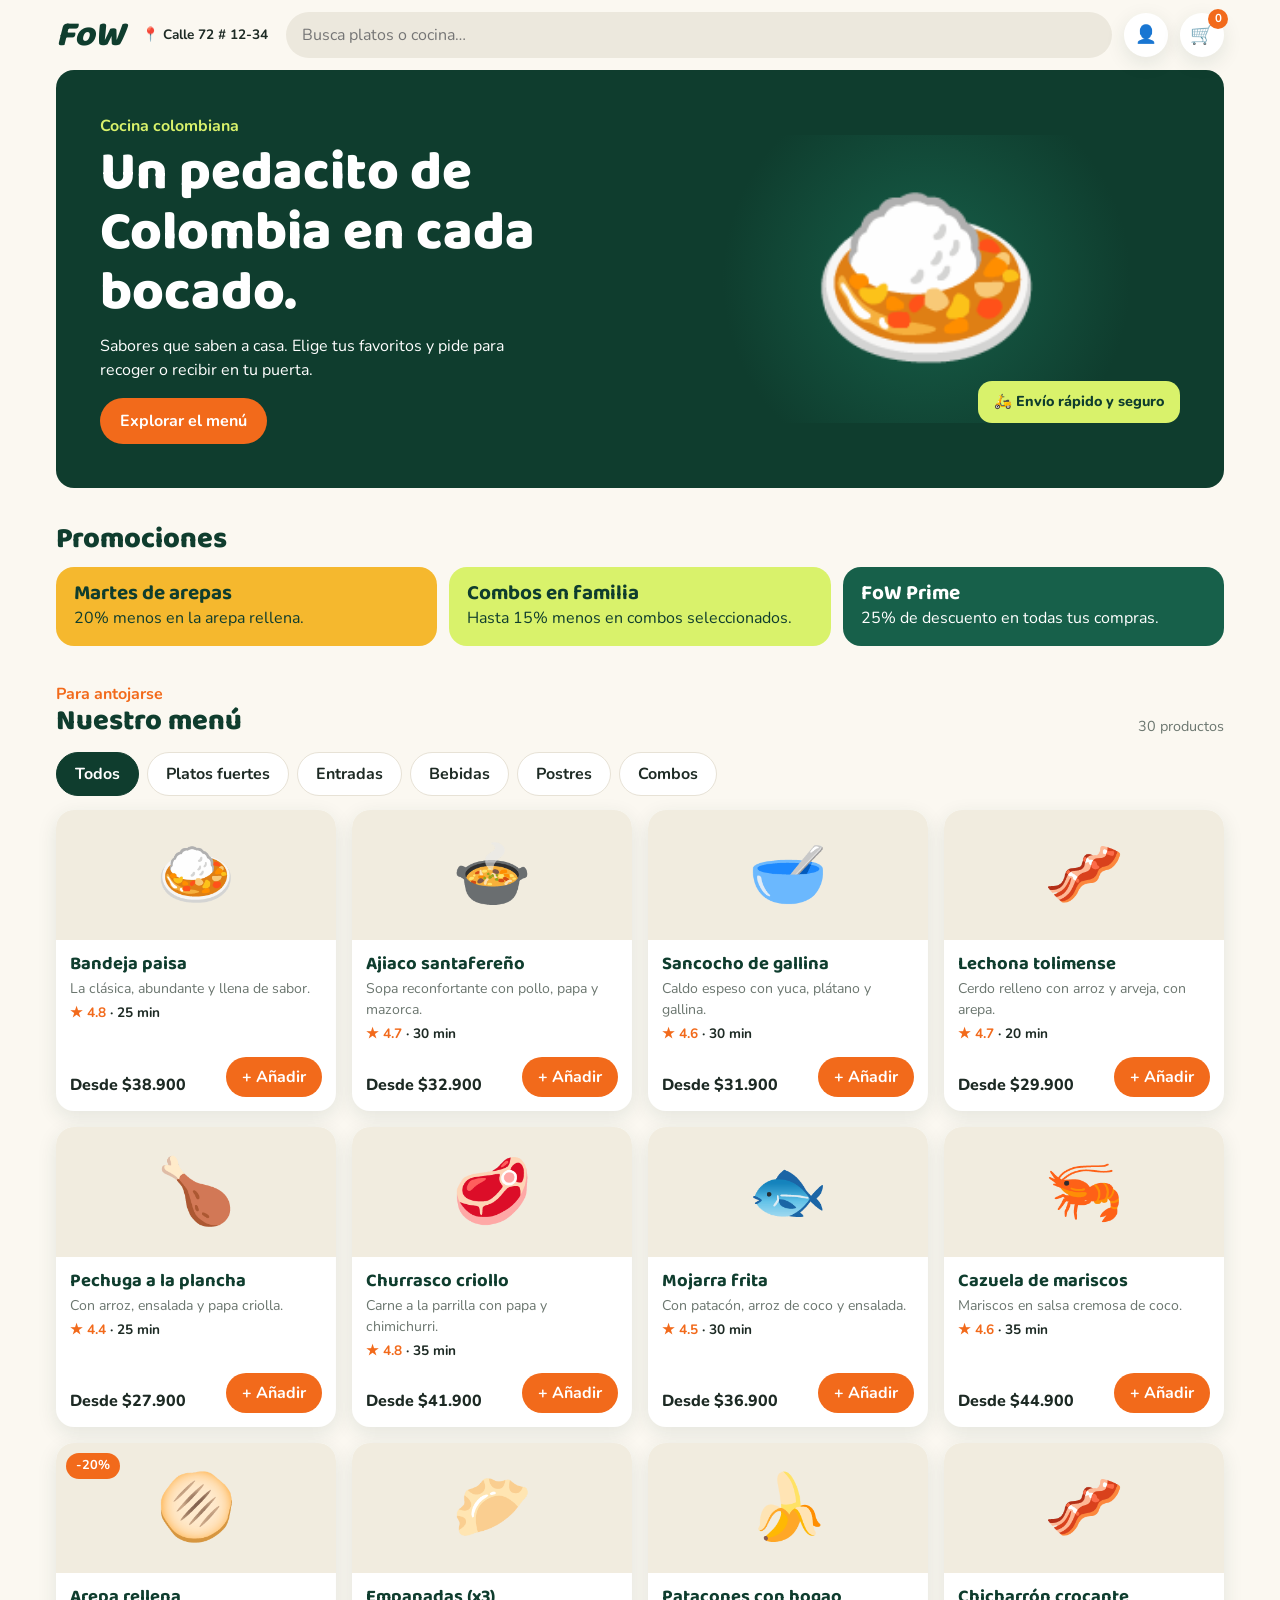
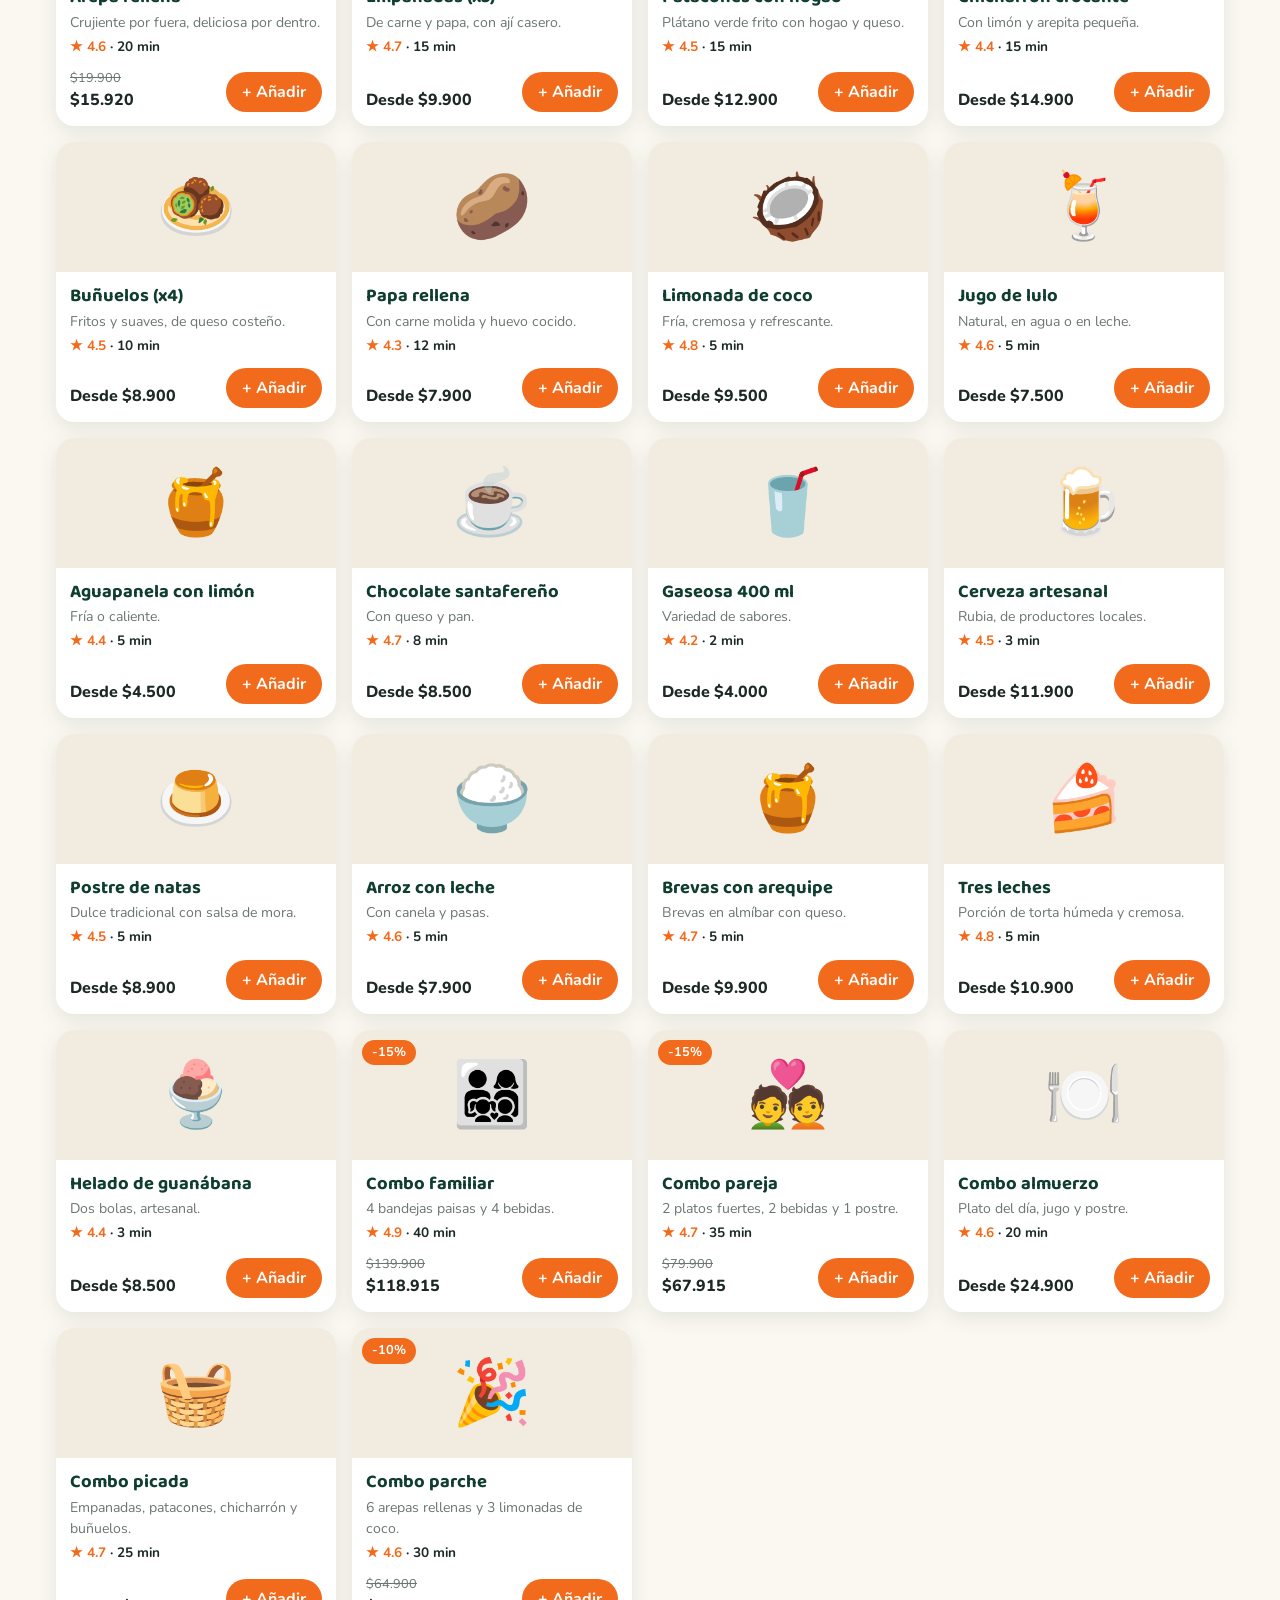
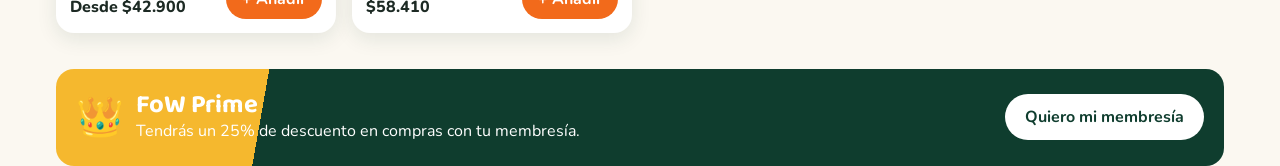
<file: index.html>
<!DOCTYPE html>
<html lang="es">
<head>
<meta charset="UTF-8">
<meta name="viewport" content="width=device-width, initial-scale=1">
<title>FoW – Food on Wheels</title>
<link rel="preconnect" href="https://fonts.googleapis.com">
<link rel="preconnect" href="https://fonts.gstatic.com" crossorigin>
<link href="https://fonts.googleapis.com/css2?family=Baloo+2:wght@600;800&family=Nunito:wght@400;600;700&display=swap" rel="stylesheet">
<link rel="stylesheet" href="css/cliente.css">
</head>
<body>

<header class="top">
  <a href="#inicio" class="logo">FoW</a>
  <button class="dir" type="button" aria-label="Dirección de entrega">📍 Calle 72 # 12-34</button>
  <label class="buscador">
    <span class="sr">Buscar</span>
    <input type="search" id="buscar" placeholder="Busca platos o cocina…">
  </label>
  <button class="btn-icono" id="btnCuenta" type="button" aria-label="Mi cuenta">👤</button>
  <button class="btn-icono" id="btnCarrito" type="button" aria-label="Abrir carrito">🛒<span class="burbuja" id="contador">0</span></button>
</header>

<main id="inicio">
  <section class="hero">
    <div class="hero-texto">
      <p class="hero-etiqueta">Cocina colombiana</p>
      <h1>Un pedacito de Colombia en cada bocado.</h1>
      <p>Sabores que saben a casa. Elige tus favoritos y pide para recoger o recibir en tu puerta.</p>
      <a class="btn btn-naranja" href="#menu">Explorar el menú</a>
    </div>
    <div class="hero-plato" aria-hidden="true">🍛<span class="sello">🛵 Envío rápido y seguro</span></div>
  </section>

  <section class="promos" id="promos" aria-labelledby="t-promos">
    <h2 id="t-promos">Promociones</h2>
    <div class="promos-lista" id="listaPromos"></div>
  </section>

  <section class="menu" id="menu" aria-labelledby="t-menu">
    <div class="menu-cab">
      <div>
        <p class="etiqueta-naranja">Para antojarse</p>
        <h2 id="t-menu">Nuestro menú</h2>
      </div>
      <p class="menu-info" id="infoResultados"></p>
    </div>
    <nav class="categorias" id="categorias" aria-label="Categorías"></nav>
    <div class="grilla" id="grilla"></div>
  </section>

  <section class="prime" id="prime">
    <span class="prime-corona" aria-hidden="true">👑</span>
    <div>
      <h2>FoW Prime</h2>
      <p>Tendrás un 25% de descuento en compras con tu membresía.</p>
    </div>
    <button class="btn btn-blanco" id="btnPrime" type="button">Quiero mi membresía</button>
  </section>
</main>

<nav class="nav-movil" aria-label="Navegación principal">
  <a href="#inicio" class="activo">🏠<span>Inicio</span></a>
  <a href="#menu">🔍<span>Menú</span></a>
  <a href="#promos">🏷️<span>Ofertas</span></a>
  <button type="button" id="btnCuenta2">👤<span>Cuenta</span></button>
</nav>

<!-- Carrito -->
<div class="velo" id="velo" hidden></div>
<aside class="carrito" id="carrito" aria-label="Tu pedido" aria-hidden="true">
  <header class="carrito-cab">
    <h2>Tu pedido</h2>
    <button class="btn-icono" id="cerrarCarrito" type="button" aria-label="Cerrar carrito">✕</button>
  </header>
  <div class="carrito-items" id="itemsCarrito"></div>
  <footer class="carrito-pie">
    <dl class="totales">
      <div><dt>Subtotal</dt><dd id="tSub">$0</dd></div>
      <div id="filaPrime" hidden><dt>Descuento Prime (25%)</dt><dd id="tPrime">$0</dd></div>
      <div class="total"><dt>Total estimado</dt><dd id="tTotal">$0</dd></div>
    </dl>
    <button class="btn btn-naranja btn-ancho" id="btnContinuar" type="button">Continuar</button>
  </footer>
</aside>

<!-- Iniciar sesión -->
<dialog id="dlgLogin">
  <form id="formLogin" class="form">
    <h2>Inicia sesión</h2>
    <p class="nota" id="msgLogin">Entra con tu cuenta para pedir y ver tus datos.</p>
    <label>Correo electrónico<input name="correo" type="email" required autocomplete="email" placeholder="maria@correo.com"></label>
    <label>Contraseña<input name="clave" type="password" required autocomplete="current-password"></label>
    <p class="error" id="errLogin" role="alert"></p>
    <div class="acciones">
      <button class="btn btn-gris" type="button" data-cerrar>Cancelar</button>
      <button class="btn btn-verde" type="submit">Entrar</button>
    </div>
    <p class="nota">¿Aún no tienes cuenta? <button class="enlace" type="button" data-ir="dlgRegistro">Crear cuenta</button></p>
  </form>
</dialog>

<!-- Crear cuenta -->
<dialog id="dlgRegistro">
  <form id="formRegistro" class="form">
    <h2>Únete a la mesa</h2>
    <p class="nota">Crea tu cuenta para poder pedir y guardar tus datos.</p>
    <label>Nombre completo<input name="nombre" required placeholder="Ej. María López"></label>
    <label>Teléfono<input name="telefono" type="tel" required pattern="[0-9 ]{7,15}" placeholder="Ej. 300 123 4567"></label>
    <label>Correo electrónico<input name="correo" type="email" required autocomplete="email" placeholder="maria@correo.com"></label>
    <label>Contraseña (mínimo 6 caracteres)<input name="clave" type="password" required minlength="6" autocomplete="new-password"></label>
    <p class="error" id="errRegistro" role="alert"></p>
    <div class="acciones">
      <button class="btn btn-gris" type="button" data-cerrar>Cancelar</button>
      <button class="btn btn-verde" type="submit">Crear cuenta</button>
    </div>
    <p class="nota">¿Ya tienes cuenta? <button class="enlace" type="button" data-ir="dlgLogin">Inicia sesión</button></p>
  </form>
</dialog>

<!-- Perfil -->
<dialog id="dlgPerfil">
  <form id="formPerfil" class="form">
    <div class="perfil-cab">
      <span class="avatar" id="avatar" aria-hidden="true"></span>
      <div><h2>Mi perfil</h2><p class="insignia" id="estadoPrime"></p></div>
      <button class="btn-icono" type="button" data-cerrar aria-label="Cerrar">✕</button>
    </div>
    <label>Nombre completo<input name="nombre" required></label>
    <label>Teléfono<input name="telefono" type="tel" required pattern="[0-9 ]{7,15}"></label>
    <label>Correo electrónico<input name="correo" type="email" readonly></label>
    <label>Dirección habitual<input name="direccion" placeholder="Calle 72 # 12-34, Apto 201"></label>
    <label>Nueva contraseña (opcional)<input name="clave" type="password" minlength="6" autocomplete="new-password"></label>
    <p class="error" id="errPerfil" role="alert"></p>
    <h3>Mis pedidos</h3>
    <ul class="pedidos" id="misPedidos"></ul>
    <div class="acciones">
      <button class="btn btn-gris" type="button" id="btnSalir">Cerrar sesión</button>
      <button class="btn btn-verde" type="submit">Guardar cambios</button>
    </div>
  </form>
</dialog>

<!-- Datos del pedido -->
<dialog id="dlgPedido">
  <form method="dialog" id="formPedido" class="form">
    <h2>Tus datos</h2>
    <label>Nombre completo<input name="nombre" required></label>
    <label>Teléfono<input name="telefono" type="tel" required></label>
    <label>¿Cómo lo quieres recibir?
      <select name="entrega" id="selEntrega">
        <option value="domicilio">Entrega a domicilio</option>
        <option value="recoger">Recoger en el local</option>
      </select>
    </label>
    <label id="lblDireccion">Dirección de entrega<input name="direccion" placeholder="Calle 72 # 12-34, Apto 201"></label>
    <label>Indicaciones adicionales (opcional)<input name="notas" placeholder="Ej. Llamar al portero"></label>
    <p class="nota">Esta es una solicitud de pedido, no una confirmación. Nos pondremos en contacto contigo para coordinar los detalles.</p>
    <div class="acciones">
      <button class="btn btn-gris" type="button" data-cerrar>Volver</button>
      <button class="btn btn-verde" type="submit">Enviar solicitud de pedido</button>
    </div>
  </form>
</dialog>

<div class="aviso" id="aviso" role="status" aria-live="polite"></div>

<script src="js/productos.js"></script>
<script src="js/cliente.js"></script>
</body>
</html>
</file>
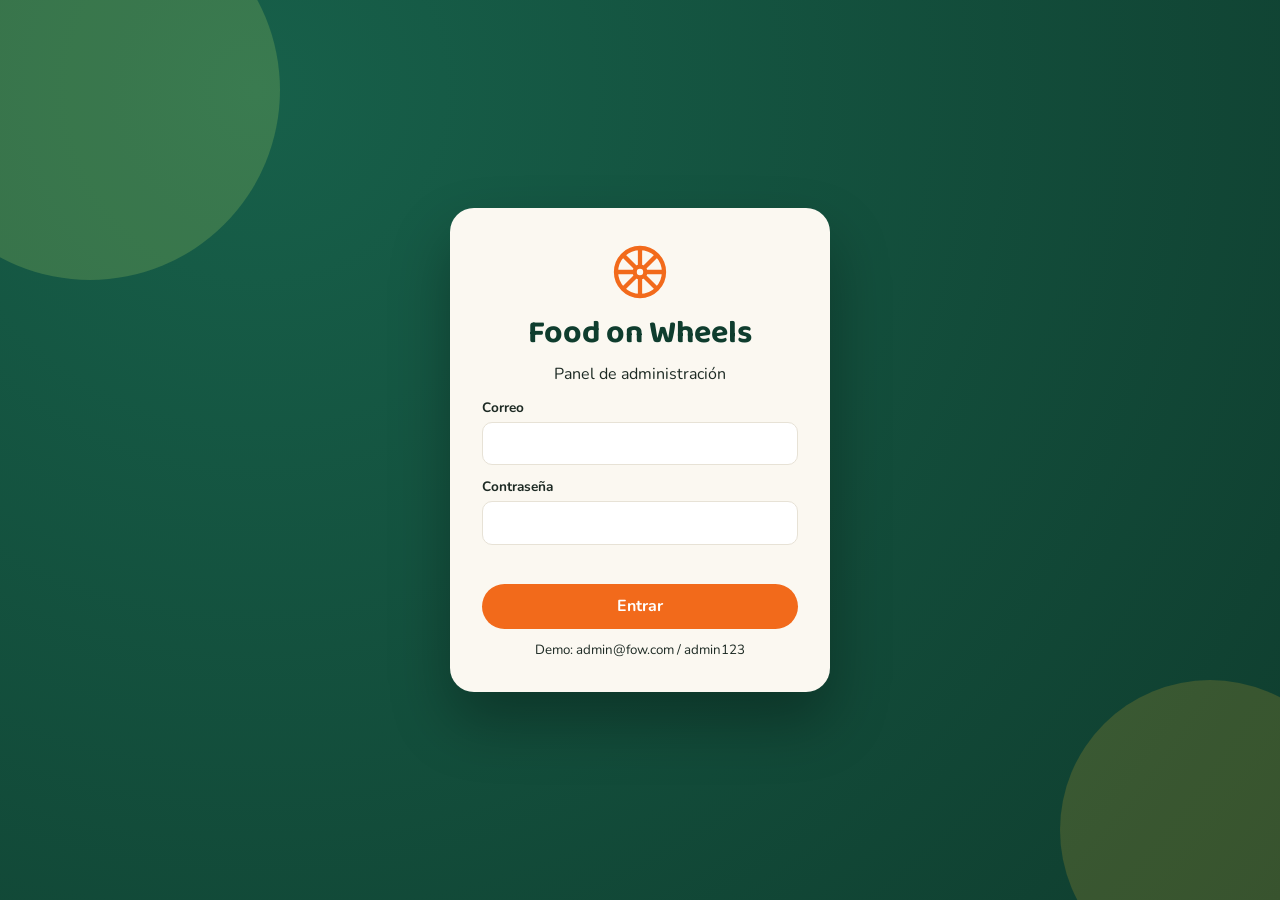
<file: food-on-wheels/admin/index.html>
<!DOCTYPE html>
<html lang="es">
<head>
<meta charset="UTF-8">
<meta name="viewport" content="width=device-width, initial-scale=1">
<meta name="robots" content="noindex, nofollow">
<title>Food on Wheels – Administración</title>
<link href="https://fonts.googleapis.com/css2?family=Baloo+2:wght@600;800&family=Nunito:wght@400;600;700&display=swap" rel="stylesheet">
<link rel="stylesheet" href="css/admin.css">
</head>
<body>
<section class="login" id="login">
  <form id="formLogin" class="tarjeta-login">
    <svg class="rueda grande" viewBox="0 0 24 24" fill="none" stroke="currentColor" stroke-width="1.6"><circle cx="12" cy="12" r="9"/><circle cx="12" cy="12" r="2"/><path d="M12 3v7M12 14v7M3 12h7M14 12h7M5.6 5.6l5 5M13.4 13.4l5 5M18.4 5.6l-5 5M10.6 13.4l-5 5"/></svg>
    <h1>Food on Wheels</h1>
    <p>Panel de administración</p>
    <label>Correo<input name="correo" type="email" required autocomplete="username"></label>
    <label>Contraseña<input name="clave" type="password" required autocomplete="current-password"></label>
    <p class="error" id="errLogin" role="alert"></p>
    <button class="btn" type="submit">Entrar</button>
    <small>Demo: admin@fow.com / admin123</small>
  </form>
</section>

<div id="app" hidden>
  <aside class="lateral" id="lateral">
    <a class="marca" href="#inicio"><svg class="rueda" viewBox="0 0 24 24" fill="none" stroke="currentColor" stroke-width="2"><circle cx="12" cy="12" r="9"/><circle cx="12" cy="12" r="2"/><path d="M12 3v7M12 14v7M3 12h7M14 12h7M5.6 5.6l5 5M13.4 13.4l5 5M18.4 5.6l-5 5M10.6 13.4l-5 5"/></svg><span>FoW<small>Food on Wheels</small></span></a>
    <nav id="nav"></nav>
    <p class="lema">Buena comida,<br>mejores momentos</p>
  </aside>
  <div class="cuerpo">
    <header class="barra">
      <button class="icono menu-btn" id="btnMenu" type="button" aria-label="Menú">☰</button>
      <input type="search" id="buscar" placeholder="Buscar pedidos, productos, clientes…">
      <a class="icono campana" href="#pedidos" aria-label="Pedidos pendientes">🔔<b id="campana">0</b></a>
      <div class="usuario"><span class="avatar">M</span><div><b>María López</b><small>Administradora</small></div></div>
    </header>
    <main id="vista" class="vista"></main>
  </div>
</div>
<dialog id="dlg"><form id="formDlg" class="form"></form></dialog>
<div class="aviso" id="aviso" role="status" aria-live="polite"></div>
<script src="js/productos.js"></script>
<script src="js/admin.js"></script>
<script src="js/gestion.js"></script>
</body>
</html>
</file>
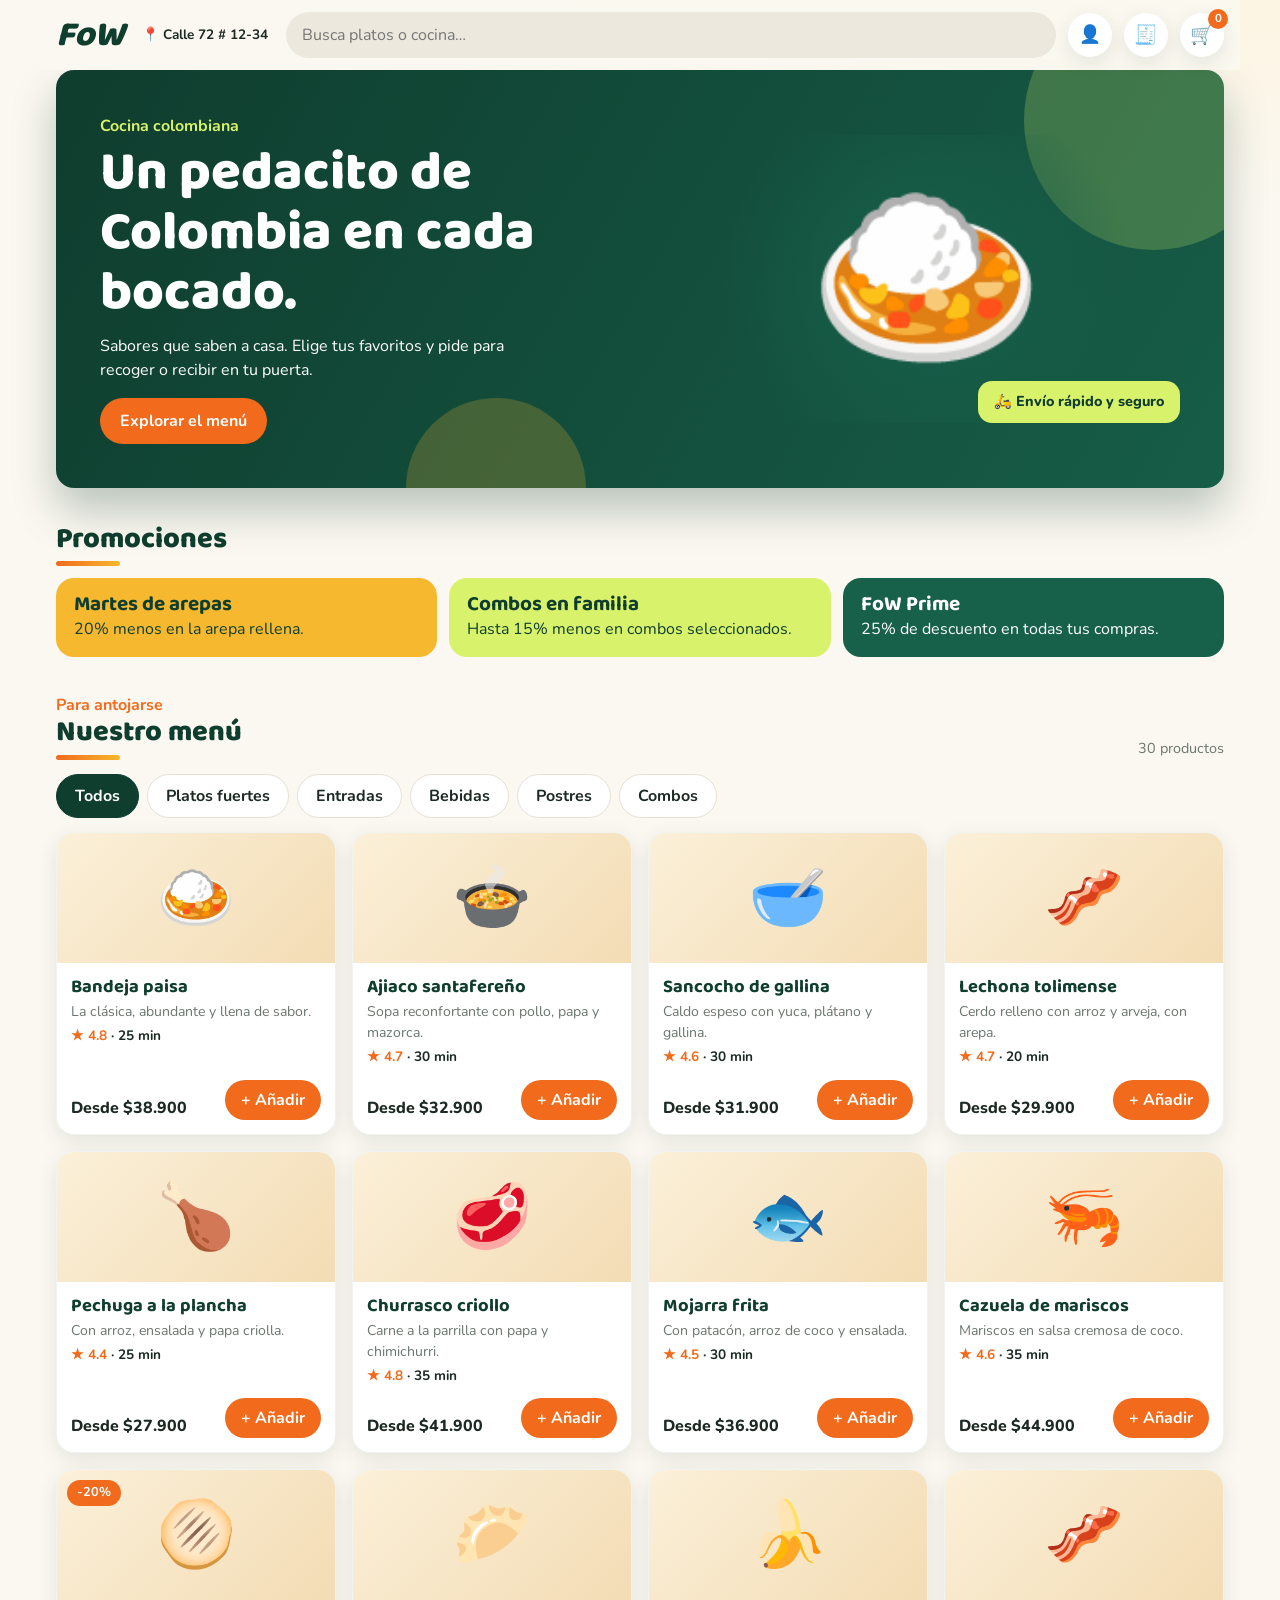
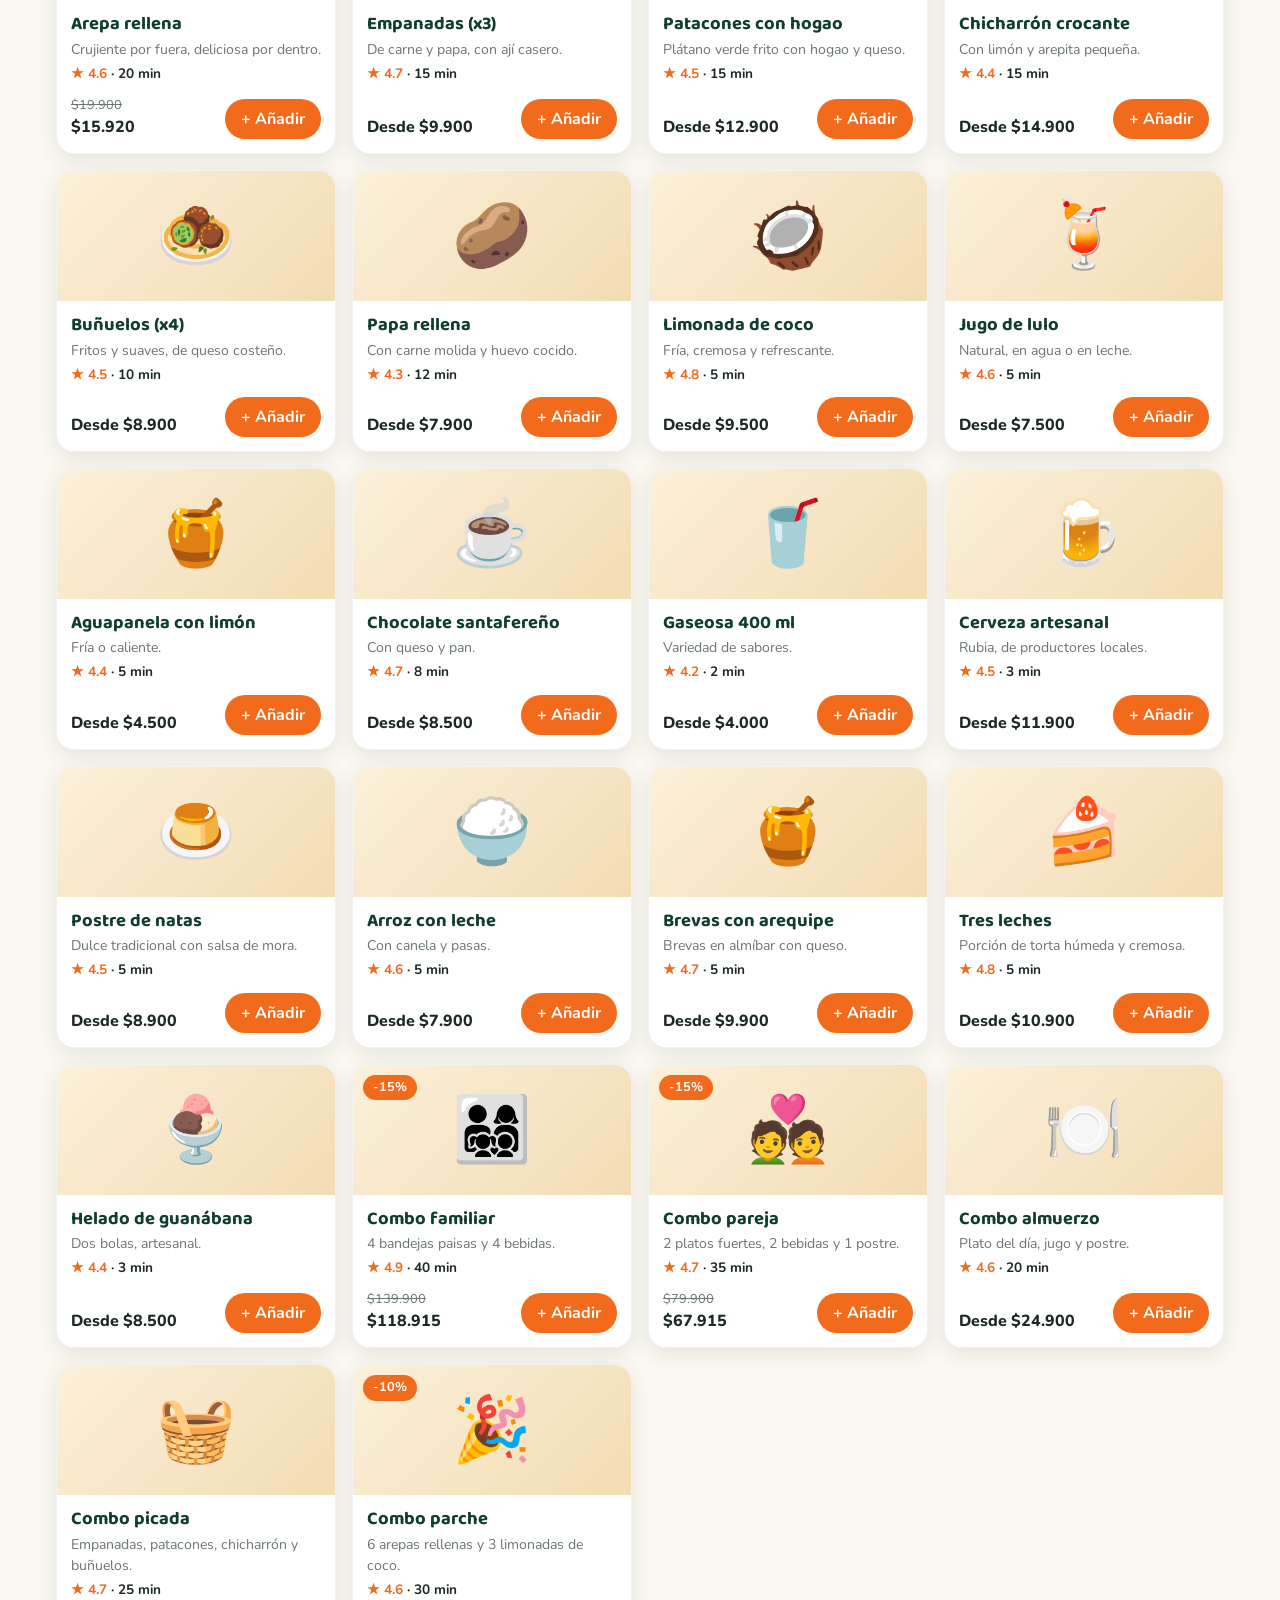
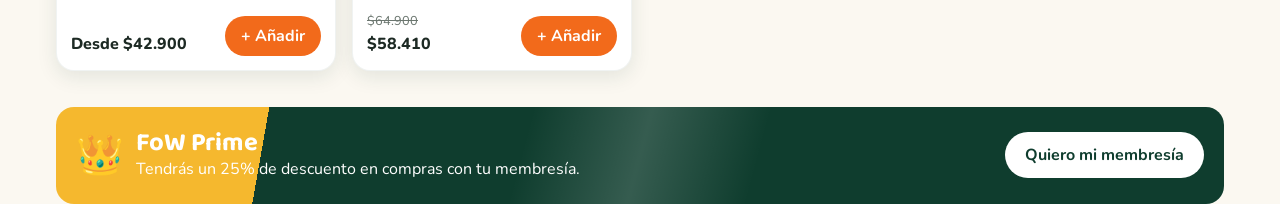
<file: food-on-wheels/cliente/index.html>
<!DOCTYPE html>
<html lang="es">
<head>
<meta charset="UTF-8">
<meta name="viewport" content="width=device-width, initial-scale=1">
<title>FoW – Food on Wheels</title>
<link rel="preconnect" href="https://fonts.googleapis.com">
<link rel="preconnect" href="https://fonts.gstatic.com" crossorigin>
<link href="https://fonts.googleapis.com/css2?family=Baloo+2:wght@600;800&family=Nunito:wght@400;600;700&display=swap" rel="stylesheet">
<link rel="stylesheet" href="css/cliente.css">
</head>
<body>
<div class="splash" id="splash"><span>🛵</span><b>Food on Wheels</b></div>

<header class="top">
  <a href="#inicio" class="logo">FoW</a>
  <button class="dir" type="button" aria-label="Dirección de entrega">📍 Calle 72 # 12-34</button>
  <label class="buscador">
    <span class="sr">Buscar</span>
    <input type="search" id="buscar" placeholder="Busca platos o cocina…">
  </label>
  <button class="btn-icono" id="btnCuenta" type="button" aria-label="Mi cuenta">👤</button>
  <button class="btn-icono" id="btnPedidos" type="button" aria-label="Mis pedidos">🧾<span class="burbuja" id="contPedidos" hidden>0</span></button>
  <button class="btn-icono" id="btnCarrito" type="button" aria-label="Abrir carrito">🛒<span class="burbuja" id="contador">0</span></button>
</header>

<main id="inicio">
  <section class="hero">
    <div class="hero-texto">
      <p class="hero-etiqueta" id="hEtiqueta">Cocina colombiana</p>
      <h1 id="hTitulo">Un pedacito de Colombia en cada bocado.</h1>
      <p id="hTexto">Sabores que saben a casa. Elige tus favoritos y pide para recoger o recibir en tu puerta.</p>
      <a class="btn btn-naranja" href="#menu" id="hBoton">Explorar el menú</a>
    </div>
    <div class="hero-plato" id="hPlato" aria-hidden="true"><span id="hEmoji">🍛</span><span class="sello">🛵 Envío rápido y seguro</span></div>
  </section>

  <section class="promos" id="promos" aria-labelledby="t-promos">
    <h2 id="t-promos">Promociones</h2>
    <div class="promos-lista" id="listaPromos"></div>
  </section>

  <section class="menu" id="menu" aria-labelledby="t-menu">
    <div class="menu-cab">
      <div>
        <p class="etiqueta-naranja">Para antojarse</p>
        <h2 id="t-menu">Nuestro menú</h2>
      </div>
      <p class="menu-info" id="infoResultados"></p>
    </div>
    <nav class="categorias" id="categorias" aria-label="Categorías"></nav>
    <div class="grilla" id="grilla"></div>
  </section>

  <section class="prime" id="prime">
    <span class="prime-corona" aria-hidden="true">👑</span>
    <div>
      <h2>FoW Prime</h2>
      <p>Tendrás un 25% de descuento en compras con tu membresía.</p>
    </div>
    <button class="btn btn-blanco" id="btnPrime" type="button">Quiero mi membresía</button>
  </section>
</main>

<nav class="nav-movil" aria-label="Navegación principal">
  <a href="#inicio" class="activo">🏠<span>Inicio</span></a>
  <a href="#menu">🔍<span>Menú</span></a>
  <button type="button" id="btnPedidos2">🧾<span>Pedidos</span></button>
  <button type="button" id="btnCuenta2">👤<span>Cuenta</span></button>
</nav>

<!-- Carrito -->
<div class="velo" id="velo" hidden></div>
<aside class="carrito" id="carrito" aria-label="Tu pedido" aria-hidden="true">
  <header class="carrito-cab">
    <h2>Tu pedido</h2>
    <button class="btn-icono" id="cerrarCarrito" type="button" aria-label="Cerrar carrito">✕</button>
  </header>
  <div class="carrito-items" id="itemsCarrito"></div>
  <footer class="carrito-pie">
    <dl class="totales">
      <div><dt>Subtotal</dt><dd id="tSub">$0</dd></div>
      <div id="filaPrime" hidden><dt>Descuento Prime (25%)</dt><dd id="tPrime">$0</dd></div>
      <div class="total"><dt>Total estimado</dt><dd id="tTotal">$0</dd></div>
    </dl>
    <button class="btn btn-naranja btn-ancho" id="btnContinuar" type="button">Continuar</button>
  </footer>
</aside>

<!-- Estado de mis pedidos -->
<aside class="carrito" id="panelPedidos" aria-label="Mis pedidos" aria-hidden="true">
  <header class="carrito-cab"><h2>Mis pedidos</h2><button class="btn-icono" id="cerrarPedidos" type="button" aria-label="Cerrar">✕</button></header>
  <div class="carrito-items" id="listaPedidos"></div>
</aside>

<!-- Iniciar sesión -->
<dialog id="dlgLogin">
  <form id="formLogin" class="form">
    <h2>Inicia sesión</h2>
    <p class="nota" id="msgLogin">Entra con tu cuenta para pedir y ver tus datos.</p>
    <label>Correo electrónico<input name="correo" type="email" required autocomplete="email" placeholder="maria@correo.com"></label>
    <label>Contraseña<input name="clave" type="password" required autocomplete="current-password"></label>
    <p class="error" id="errLogin" role="alert"></p>
    <div class="acciones">
      <button class="btn btn-gris" type="button" data-cerrar>Cancelar</button>
      <button class="btn btn-verde" type="submit">Entrar</button>
    </div>
    <p class="nota">¿Aún no tienes cuenta? <button class="enlace" type="button" data-ir="dlgRegistro">Crear cuenta</button></p>
  </form>
</dialog>

<!-- Crear cuenta -->
<dialog id="dlgRegistro">
  <form id="formRegistro" class="form">
    <h2>Únete a la mesa</h2>
    <p class="nota">Crea tu cuenta para poder pedir y guardar tus datos.</p>
    <label>Nombre completo<input name="nombre" required placeholder="Ej. María López"></label>
    <label>Teléfono<input name="telefono" type="tel" required pattern="[0-9 ]{7,15}" placeholder="Ej. 300 123 4567"></label>
    <label>Correo electrónico<input name="correo" type="email" required autocomplete="email" placeholder="maria@correo.com"></label>
    <label>Contraseña (mínimo 6 caracteres)<input name="clave" type="password" required minlength="6" autocomplete="new-password"></label>
    <p class="error" id="errRegistro" role="alert"></p>
    <div class="acciones">
      <button class="btn btn-gris" type="button" data-cerrar>Cancelar</button>
      <button class="btn btn-verde" type="submit">Crear cuenta</button>
    </div>
    <p class="nota">¿Ya tienes cuenta? <button class="enlace" type="button" data-ir="dlgLogin">Inicia sesión</button></p>
  </form>
</dialog>

<!-- Perfil -->
<dialog id="dlgPerfil">
  <form id="formPerfil" class="form">
    <div class="perfil-cab">
      <span class="avatar" id="avatar" aria-hidden="true"></span>
      <div><h2>Mi perfil</h2><p class="insignia" id="estadoPrime"></p></div>
      <button class="btn-icono" type="button" data-cerrar aria-label="Cerrar">✕</button>
    </div>
    <label>Nombre completo<input name="nombre" required></label>
    <label>Teléfono<input name="telefono" type="tel" required pattern="[0-9 ]{7,15}"></label>
    <label>Correo electrónico<input name="correo" type="email" readonly></label>
    <label>Dirección habitual<input name="direccion" placeholder="Calle 72 # 12-34, Apto 201"></label>
    <label>Nueva contraseña (opcional)<input name="clave" type="password" minlength="6" autocomplete="new-password"></label>
    <p class="error" id="errPerfil" role="alert"></p>
    <div class="acciones">
      <button class="btn btn-gris" type="button" id="btnSalir">Cerrar sesión</button>
      <button class="btn btn-verde" type="submit">Guardar cambios</button>
    </div>
  </form>
</dialog>

<!-- Datos del pedido -->
<dialog id="dlgPedido">
  <form method="dialog" id="formPedido" class="form">
    <h2>Tus datos</h2>
    <label>Nombre completo<input name="nombre" required></label>
    <label>Teléfono<input name="telefono" type="tel" required></label>
    <label>¿Cómo lo quieres recibir?
      <select name="entrega" id="selEntrega">
        <option value="domicilio">Entrega a domicilio</option>
        <option value="recoger">Recoger en el local</option>
      </select>
    </label>
    <label id="lblDireccion">Dirección de entrega<input name="direccion" placeholder="Calle 72 # 12-34, Apto 201"></label>
    <label>Indicaciones adicionales (opcional)<input name="notas" placeholder="Ej. Llamar al portero"></label>
    <p class="nota">Esta es una solicitud de pedido, no una confirmación. Nos pondremos en contacto contigo para coordinar los detalles.</p>
    <div class="acciones">
      <button class="btn btn-gris" type="button" data-cerrar>Volver</button>
      <button class="btn btn-verde" type="submit">Enviar solicitud de pedido</button>
    </div>
  </form>
</dialog>

<!-- Compra de Prime -->
<dialog id="dlgPrime">
  <form id="formPrime" class="form">
    <h2>Compra tu FoW Prime 👑</h2>
    <p class="nota">25% de descuento en todas tus compras mientras dure tu membresía.</p>
    <label>Plan<select name="plan"><option value="mensual">Mensual – $19.900</option><option value="trimestral">Trimestral – $49.900</option><option value="anual">Anual – $179.900</option></select></label>
    <label>Método de pago<select name="metodo"><option value="tarjeta">Tarjeta crédito / débito</option><option value="nequi">Nequi</option><option value="daviplata">Daviplata</option></select></label>
    <div class="campos" id="camposTarjeta">
      <label>Nombre en la tarjeta<input name="titular" autocomplete="cc-name"></label>
      <label>Número de tarjeta<input name="numero" inputmode="numeric" pattern="[0-9 ]{15,19}" autocomplete="cc-number" placeholder="0000 0000 0000 0000"></label>
      <div class="par"><label>Vence (MM/AA)<input name="vence" pattern="(0[1-9]|1[0-2])/[0-9]{2}" placeholder="08/29" autocomplete="cc-exp"></label><label>CVV<input name="cvv" inputmode="numeric" pattern="[0-9]{3,4}" autocomplete="cc-csc"></label></div>
    </div>
    <div class="campos" id="camposBilletera" hidden><label>Celular de la cuenta<input name="celular" type="tel" pattern="[0-9 ]{10,13}" placeholder="300 123 4567"></label></div>
    <p class="total-prime">Total a pagar: <b id="resumenPrime"></b></p>
    <p class="nota">Pago de demostración: no se cobra nada ni se guarda ningún dato de tu tarjeta.</p>
    <div class="acciones"><button class="btn btn-gris" type="button" data-cerrar>Cancelar</button><button class="btn btn-verde" type="submit">Pagar y activar</button></div>
  </form>
</dialog>

<div class="aviso" id="aviso" role="status" aria-live="polite"></div>

<script src="js/productos.js"></script>
<script src="js/cliente.js"></script>
</body>
</html>
</file>
<file: css/cliente.css>
:root{
  --verde:#0f3d2e; --verde-2:#17604a; --naranja:#f26a1b; --lima:#d9f26b; --amarillo:#f5b82e;
  --crema:#fbf8f1; --blanco:#fff; --tinta:#1d2a24; --gris:#6b766f; --linea:#e7e2d6;
  --radio:18px; --sombra:0 6px 20px rgba(15,61,46,.10);
  --f-titulo:"Baloo 2","Trebuchet MS",sans-serif; --f-texto:"Nunito","Segoe UI",sans-serif;
}
*{box-sizing:border-box;margin:0}
html{scroll-behavior:smooth;scroll-padding-top:90px}
body{font-family:var(--f-texto);background:var(--crema);color:var(--tinta);line-height:1.5;padding-bottom:76px}
h1,h2,h3,.logo{font-family:var(--f-titulo);line-height:1.1}
button,input,select{font:inherit;color:inherit}
button{cursor:pointer}
a{color:inherit;text-decoration:none}
:focus-visible{outline:3px solid var(--naranja);outline-offset:2px}
.sr{position:absolute;width:1px;height:1px;overflow:hidden;clip:rect(0 0 0 0)}
main,.top{max-width:1200px;margin-inline:auto}
main{padding:0 16px}

/* Encabezado */
.top{position:sticky;top:0;z-index:20;display:grid;grid-template-columns:auto 1fr auto auto;gap:10px 12px;align-items:center;padding:12px 16px;background:var(--crema)}
.logo{font-size:2.2rem;font-weight:800;color:var(--verde);font-style:italic}
.dir{justify-self:start;background:none;border:0;font-weight:700;font-size:.85rem}
.buscador{grid-column:1/-1;order:5}
.buscador input{width:100%;padding:11px 16px;border-radius:999px;border:0;background:#ece8dd}
.btn-icono{position:relative;width:44px;height:44px;border-radius:50%;border:0;background:var(--blanco);font-size:1.2rem;box-shadow:var(--sombra)}
.burbuja{position:absolute;top:-4px;right:-4px;min-width:20px;height:20px;padding:0 5px;border-radius:10px;background:var(--naranja);color:#fff;font-size:.72rem;font-weight:700;display:grid;place-items:center}

/* Botones */
.btn{display:inline-flex;align-items:center;justify-content:center;gap:6px;padding:11px 20px;border:0;border-radius:999px;font-weight:700}
.btn-naranja{background:var(--naranja);color:#fff}
.btn-verde{background:var(--verde);color:#fff}
.btn-gris{background:#ece8dd}
.btn-blanco{background:#fff;color:var(--verde)}
.btn-ancho{width:100%}
.btn:hover{filter:brightness(1.07)}

/* Hero */
.hero{display:grid;gap:16px;padding:24px;border-radius:var(--radio);background:var(--verde);color:#fff;overflow:hidden}
.hero-etiqueta{color:var(--lima);font-weight:700}
.hero h1{font-size:2.2rem;font-weight:800;margin:6px 0 10px}
.hero p{max-width:46ch}
.hero .btn{margin-top:16px}
.hero-plato{position:relative;display:grid;place-items:center;font-size:7rem;min-height:150px;background:radial-gradient(circle,var(--verde-2),transparent 70%)}
.sello{position:absolute;right:0;bottom:0;padding:10px 16px;border-radius:14px;background:var(--lima);color:var(--verde);font-size:.9rem;font-weight:800;font-family:var(--f-texto)}

/* Promos */
.promos,.menu{margin-top:36px}
.promos h2,.menu h2{font-size:1.8rem;font-weight:800;color:var(--verde)}
.promos-lista{display:grid;gap:12px;margin-top:12px}
.promo{display:block;text-align:left;width:100%;padding:16px 18px;border:0;border-radius:var(--radio);background:var(--amarillo);color:var(--verde)}
.promo:nth-child(2){background:var(--lima)}
.promo:nth-child(3){background:var(--verde-2);color:#fff}
.promo h3{font-size:1.3rem}

/* Menú */
.etiqueta-naranja{color:var(--naranja);font-weight:700}
.menu-cab{display:flex;flex-wrap:wrap;justify-content:space-between;align-items:end;gap:8px}
.menu-info{color:var(--gris);font-size:.9rem}
.categorias{display:flex;gap:8px;overflow-x:auto;padding:14px 0;scrollbar-width:none}
.chip{flex:none;padding:9px 18px;border:1px solid var(--linea);border-radius:999px;background:#fff;font-weight:700}
.chip[aria-pressed="true"]{background:var(--verde);border-color:var(--verde);color:#fff}
.grilla{display:grid;grid-template-columns:repeat(auto-fill,minmax(250px,1fr));gap:16px}
.tarjeta{display:flex;flex-direction:column;background:#fff;border-radius:var(--radio);box-shadow:var(--sombra);overflow:hidden}
.tarjeta-img{position:relative;display:grid;place-items:center;height:130px;font-size:4rem;background:#f1ecdf}
.etiqueta-desc{position:absolute;top:10px;left:10px;padding:3px 10px;border-radius:999px;background:var(--naranja);color:#fff;font-size:.8rem;font-weight:700}
.tarjeta-cuerpo{display:flex;flex-direction:column;gap:4px;flex:1;padding:14px}
.tarjeta h3{font-size:1.15rem;color:var(--verde)}
.tarjeta p{font-size:.88rem;color:var(--gris)}
.meta{font-size:.85rem;font-weight:700}
.meta b{color:var(--naranja)}
.tarjeta-pie{display:flex;justify-content:space-between;align-items:end;gap:8px;margin-top:auto;padding-top:8px}
.precio{font-weight:800}
.precio s{display:block;color:var(--gris);font-weight:400;font-size:.8rem}
.btn-anadir{padding:8px 16px;border:0;border-radius:999px;background:var(--naranja);color:#fff;font-weight:700}
.vacio{grid-column:1/-1;padding:32px;text-align:center;color:var(--gris)}

/* Prime */
.prime{display:grid;gap:12px;align-items:center;margin-top:36px;padding:20px;border-radius:var(--radio);background:linear-gradient(100deg,var(--amarillo) 0 18%,var(--verde) 18%);color:#fff}
.prime-corona{font-size:2.4rem}
.prime h2{font-size:1.6rem}

/* Carrito */
.velo{position:fixed;inset:0;z-index:30;background:rgba(15,40,30,.5)}
.carrito{position:fixed;top:0;right:0;bottom:0;z-index:40;display:flex;flex-direction:column;width:min(420px,100%);background:#fff;transform:translateX(100%);transition:transform .25s}
.carrito.abierto{transform:none}
.carrito-cab{display:flex;justify-content:space-between;align-items:center;padding:16px 20px;background:#e5efe8}
.carrito-items{flex:1;overflow-y:auto;padding:12px 20px}
.item{display:grid;grid-template-columns:56px 1fr auto;gap:12px;align-items:center;padding:12px 0;border-bottom:1px solid var(--linea)}
.item-emoji{display:grid;place-items:center;height:56px;border-radius:12px;background:#f1ecdf;font-size:1.9rem}
.item b{display:block}
.cantidad{display:flex;align-items:center;gap:8px}
.cantidad button{width:30px;height:30px;border-radius:50%;border:1px solid var(--naranja);background:#fff;color:var(--naranja);font-weight:800}
.carrito-pie{padding:16px 20px;border-top:1px solid var(--linea)}
.totales div{display:flex;justify-content:space-between;padding:2px 0}
.totales .total{margin:6px 0 14px;font-size:1.25rem;font-weight:800}

/* Formularios */
dialog{margin:auto;width:min(480px,calc(100% - 24px));padding:0;border:0;border-radius:var(--radio)}
dialog::backdrop{background:rgba(15,40,30,.55)}
.form{display:grid;gap:12px;padding:22px}
.form h2{color:var(--verde);font-size:1.6rem}
.form label{display:grid;gap:4px;font-size:.85rem;font-weight:700}
.form input,.form select{padding:11px 14px;border:1px solid var(--linea);border-radius:10px;background:#fbfaf6}
.nota{font-size:.8rem;color:var(--gris)}
.acciones{display:flex;justify-content:flex-end;gap:8px;flex-wrap:wrap}
.aviso{position:fixed;left:50%;bottom:90px;z-index:60;padding:12px 20px;border-radius:999px;background:var(--verde);color:#fff;font-weight:700;transform:translate(-50%,30px);opacity:0;pointer-events:none;transition:.25s}
.aviso.ver{transform:translate(-50%,0);opacity:1}

/* Navegación móvil */
.nav-movil{position:fixed;left:0;right:0;bottom:0;z-index:25;display:grid;grid-template-columns:repeat(4,1fr);background:#fff;border-top:1px solid var(--linea);padding:6px 0 10px}
.nav-movil a,.nav-movil button{display:grid;justify-items:center;border:0;background:none;font-size:1.2rem;color:var(--gris)}
.nav-movil span{font-size:.72rem;font-weight:700}
.nav-movil .activo{color:var(--verde)}

/* Tablet y PC */
@media (min-width:700px){
  .top{grid-template-columns:auto auto 1fr auto auto}
  .buscador{grid-column:auto;order:0}
  .promos-lista{grid-template-columns:repeat(3,1fr)}
  .prime{grid-template-columns:auto 1fr auto}
}
@media (min-width:960px){
  body{padding-bottom:0}
  .nav-movil{display:none}
  .hero{grid-template-columns:1.1fr 1fr;padding:44px;align-items:center}
  .hero h1{font-size:3.4rem}
  .hero-plato{font-size:12rem;min-height:260px}
}


/* Cuenta y perfil */
.error{min-height:1.1em;font-size:.85rem;font-weight:700;color:#b3261e}
.enlace{padding:0;border:0;background:none;color:var(--verde);font-weight:700;text-decoration:underline}
.perfil-cab{display:flex;align-items:center;gap:12px}
.perfil-cab .btn-icono{margin-left:auto;box-shadow:none;background:#ece8dd}
.avatar{display:grid;place-items:center;width:52px;height:52px;border-radius:50%;background:var(--naranja);color:#fff;font:800 1.5rem var(--f-titulo)}
.insignia{font-size:.85rem;color:var(--gris)}
.form h3{font-size:1.1rem;color:var(--verde)}
.pedidos{display:grid;gap:6px;max-height:140px;overflow-y:auto;padding:0;list-style:none;font-size:.88rem}
.pedidos li{display:grid;grid-template-columns:1fr auto auto;gap:12px;padding:8px 12px;border-radius:10px;background:#f4f1e8}
.pedidos em{color:var(--naranja);font-style:normal;font-weight:700}
#btnCuenta{font:800 1.1rem var(--f-titulo)}

/* Animaciones */
.btn,.btn-anadir,.btn-icono,.chip,.promo,.cantidad button{transition:transform .18s,box-shadow .18s,background .2s,color .2s,border-color .2s}
.btn:hover,.btn-anadir:hover,.promo:hover{transform:translateY(-2px);box-shadow:0 8px 18px rgba(15,61,46,.22)}
.btn-icono:hover{transform:scale(1.1)}
.btn:active,.btn-anadir:active,.btn-icono:active,.chip:active,.promo:active,.cantidad button:active{transform:scale(.94);box-shadow:none}
.chip:hover{border-color:var(--verde)}
.cantidad button:hover{background:var(--naranja);color:#fff}
.tarjeta{transition:transform .25s,box-shadow .25s;animation:entra .4s backwards;animation-delay:calc(var(--i,0)*35ms)}
.tarjeta:hover{transform:translateY(-6px);box-shadow:0 14px 28px rgba(15,61,46,.18)}
.tarjeta-img{transition:font-size .25s}
.tarjeta:hover .tarjeta-img{font-size:4.7rem}
.hero-plato{animation:flota 4s ease-in-out infinite}
.burbuja.pop{animation:pop .35s}
.item{animation:entra .3s backwards}
.velo{animation:aparece .25s}
dialog[open]{animation:abre .25s}
dialog[open]::backdrop{animation:aparece .25s}
@keyframes entra{from{opacity:0;transform:translateY(14px)}}
@keyframes flota{50%{transform:translateY(-8px)}}
@keyframes pop{50%{transform:scale(1.5)}}
@keyframes aparece{from{opacity:0}}
@keyframes abre{from{opacity:0;transform:translateY(20px) scale(.96)}}
@media (prefers-reduced-motion:reduce){*,::backdrop{transition:none!important;animation:none!important;scroll-behavior:auto!important}}
</file>
<file: food-on-wheels/admin/css/admin.css>
:root{--verde:#0f3d2e;--verde2:#17604a;--naranja:#f26a1b;--lima:#d9f26b;--amarillo:#f5b82e;--crema:#fbf8f1;--tinta:#1d2a24;--gris:#6b766f;--linea:#e7e2d6;--sombra:0 6px 20px rgba(15,61,46,.09);--t:"Baloo 2","Trebuchet MS",sans-serif;--x:"Nunito","Segoe UI",sans-serif}
*{box-sizing:border-box;margin:0}
body{font-family:var(--x);background:var(--crema);color:var(--tinta);line-height:1.45}
h1,h2,.marca span,.gran{font-family:var(--t);line-height:1.1}
button,input,select{font:inherit;color:inherit}button{cursor:pointer}a{color:inherit;text-decoration:none}
:focus-visible{outline:3px solid var(--naranja);outline-offset:2px}
[hidden]{display:none!important}
.rueda{width:30px;height:30px}.rueda.grande{width:64px;height:64px;color:var(--lima)}
.marca:hover .rueda,.rueda.grande{animation:gira 6s linear infinite}
@keyframes gira{to{transform:rotate(360deg)}}

/* Login */
.login{min-height:100vh;display:grid;place-items:center;padding:16px;background:radial-gradient(circle at 20% 10%,var(--verde2),var(--verde))}
.tarjeta-login{display:grid;gap:12px;justify-items:center;width:min(380px,100%);padding:32px;border-radius:24px;background:var(--crema);text-align:center;animation:abre .5s}
.tarjeta-login h1{font-size:2rem;color:var(--verde)}.tarjeta-login label{display:grid;gap:4px;width:100%;text-align:left;font-weight:700;font-size:.85rem}
.tarjeta-login .rueda{color:var(--naranja)}
input{padding:11px 14px;border:1px solid var(--linea);border-radius:10px;background:#fff}
.error{min-height:1.1em;color:#b3261e;font-weight:700;font-size:.85rem}
.btn{padding:11px 22px;border:0;border-radius:999px;background:var(--naranja);color:#fff;font-weight:700;transition:transform .18s,box-shadow .18s}
.btn:hover{transform:translateY(-2px);box-shadow:0 8px 18px rgba(242,106,27,.35)}.btn:active{transform:scale(.95)}
.btn.gris{background:#ece8dd;color:var(--tinta)}.tarjeta-login .btn{width:100%}

/* Estructura */
#app{display:grid;grid-template-columns:250px 1fr;min-height:100vh;animation:aparece .5s}
.lateral{position:sticky;top:0;height:100vh;display:flex;flex-direction:column;gap:18px;padding:20px 14px;background:var(--verde);color:#fff;overflow-y:auto}
.marca{display:flex;align-items:center;gap:10px;color:var(--lima)}.marca span{font-size:1.9rem;font-weight:800;font-style:italic;color:#fff}
.marca small{display:block;font:600 .65rem var(--x);color:var(--lima);font-style:normal}
#nav{display:grid;gap:4px}
#nav a{display:flex;align-items:center;gap:12px;padding:11px 14px;border-radius:12px;font-weight:700;transition:background .2s,transform .2s}
#nav a:hover{background:rgba(255,255,255,.1);transform:translateX(4px)}
#nav a.activo{background:var(--verde2)}
.cuenta{margin-left:auto;min-width:22px;padding:1px 7px;border-radius:11px;background:var(--naranja);text-align:center;font-size:.75rem;animation:pulso 2s infinite}
@keyframes pulso{50%{box-shadow:0 0 0 6px rgba(242,106,27,.3)}}
.lema{margin-top:auto;font:italic 600 1.2rem var(--t);color:var(--lima)}
.cuerpo{min-width:0;padding:0 24px 32px}
.barra{position:sticky;top:0;z-index:10;display:flex;align-items:center;gap:12px;padding:14px 0;background:var(--crema)}
.barra input{flex:1;border-radius:999px;border:0;background:#ece8dd}
.icono{position:relative;display:grid;place-items:center;width:42px;height:42px;border:0;border-radius:50%;background:#fff;box-shadow:var(--sombra);transition:transform .18s}.icono:hover{transform:scale(1.1)}
.campana b{position:absolute;top:-3px;right:-3px;min-width:18px;padding:0 4px;border-radius:9px;background:var(--naranja);color:#fff;font-size:.7rem;text-align:center}
.menu-btn{display:none}
.usuario{display:flex;align-items:center;gap:10px}.usuario small{display:block;color:var(--gris);font-size:.75rem}
.avatar{display:grid;place-items:center;width:40px;height:40px;border-radius:50%;background:var(--verde);color:#fff;font:800 1.2rem var(--t)}
.vista>*{animation:entra .45s backwards}.vista>:nth-child(2){animation-delay:.07s}.vista>:nth-child(3){animation-delay:.14s}.vista>:nth-child(4){animation-delay:.21s}
@keyframes entra{from{opacity:0;transform:translateY(16px)}}@keyframes aparece{from{opacity:0}}@keyframes abre{from{opacity:0;transform:translateY(24px) scale(.96)}}

/* Contenido */
.banner{position:relative;display:flex;align-items:center;justify-content:space-between;gap:12px;margin-bottom:18px;padding:26px;border-radius:20px;background:linear-gradient(100deg,#e5efe8 60%,#cfe6d6);overflow:hidden}
.banner h1{font-size:2.2rem;color:var(--verde)}.banner em{font:italic 600 1.3rem var(--t);color:var(--verde2);text-align:right;max-width:14ch}
.moto{position:absolute;bottom:4px;font-size:2.2rem;animation:ruta 9s linear infinite}
@keyframes ruta{from{left:-60px}to{left:105%}}
.kpis{display:grid;grid-template-columns:repeat(auto-fit,minmax(200px,1fr));gap:14px;margin-bottom:18px}
.kpi,.caja{background:#fff;border:1px solid var(--linea);border-radius:18px;box-shadow:var(--sombra)}
.kpi{display:flex;align-items:center;gap:14px;padding:18px;transition:transform .25s,box-shadow .25s}.kpi:hover{transform:translateY(-4px)}
.kpi p{font-size:.85rem;font-weight:700}.kpi b{font:800 1.8rem var(--t)}.kpi b.txt{font-size:1.05rem}
.ico{display:grid;place-items:center;width:52px;height:52px;border-radius:50%;font-size:1.5rem}
.c1{background:#cfe6d6}.c2{background:#fde6b0}.c3{background:#e5d5f3}.c4{background:#cdeee8}
.dos{display:grid;grid-template-columns:1fr;gap:18px;margin-bottom:18px}
.caja{padding:20px;margin-bottom:18px}.dos .caja{margin:0}.caja h2{margin-bottom:12px;font-size:1.3rem;color:var(--verde)}
.vivo{margin-left:8px;font:700 .75rem var(--x);color:var(--verde2)}.vivo::before{content:"";display:inline-block;width:8px;height:8px;margin-right:5px;border-radius:50%;background:#2fb170;animation:pulso 2s infinite}
.ver{display:inline-block;margin-top:12px;font-weight:700;color:var(--verde2)}.ver:hover{text-decoration:underline}
.gran{font-size:2rem;color:var(--verde)}
.tabla{overflow-x:auto}table{width:100%;border-collapse:collapse;font-size:.9rem}
th{padding:8px 10px;text-align:left;color:var(--gris);font-size:.8rem;border-bottom:1px solid var(--linea)}
td{padding:10px;border-bottom:1px solid var(--linea);white-space:nowrap;vertical-align:middle}
td.det{white-space:normal;min-width:200px;font-size:.82rem}td.em{font-size:1.5rem}.vacio{text-align:center;color:var(--gris)}
tbody tr{transition:background .2s}tbody tr:hover{background:#faf6ea}
.est{padding:4px 12px;border:0;border-radius:999px;font-size:.78rem;font-weight:700;transition:background .3s,color .3s}
.e0{background:#fff1cc;color:#8a5a00}.e1{background:#ffe3d1;color:#b84a0a}.e2{background:#dbeafe;color:#1d4ed8}.e3{background:#d8f1e3;color:#17604a}.e4{background:#e8e8e8;color:#555}.e5{background:#fde2e0;color:#b3261e}
.chips{display:flex;gap:8px;overflow-x:auto;margin-bottom:12px;padding-bottom:4px}
.chip{flex:none;padding:7px 14px;border:1px solid var(--linea);border-radius:999px;background:#fff;font-weight:700;font-size:.85rem;transition:all .2s}.chip:hover{border-color:var(--verde)}.chip[aria-pressed=true]{background:var(--verde);color:#fff;border-color:var(--verde)}
.graf{width:100%;height:auto}.graf text{font-size:11px;fill:var(--gris)}
.graf .area{fill:rgba(23,96,74,.14);animation:aparece 1.4s}
.graf .linea{fill:none;stroke:var(--verde2);stroke-width:3;stroke-dasharray:1;animation:trazo 1.4s ease-out}
.graf .punto{fill:var(--verde2);animation:aparece 1.6s}
@keyframes trazo{from{stroke-dashoffset:1}to{stroke-dashoffset:0}}
.barras{display:grid;gap:10px;padding:0;list-style:none}
.barras li{display:grid;grid-template-columns:minmax(120px,200px) 1fr auto;gap:12px;align-items:center;font-size:.9rem}
.barras i{height:12px;border-radius:6px;background:linear-gradient(90deg,var(--naranja),var(--amarillo));width:var(--w);transform-origin:left;animation:crece .9s calc(var(--i)*.08s) backwards}
@keyframes crece{from{transform:scaleX(0)}}
.alerta{margin-bottom:14px;padding:12px 16px;border-radius:12px;background:#fff1cc;color:#8a5a00;font-weight:700}
tr.bajo td:first-child{border-left:4px solid var(--naranja)}
.nivel{width:120px;height:10px;border-radius:5px;background:#ece8dd;overflow:hidden}.nivel i{display:block;height:100%;background:var(--verde2);animation:crece .8s;transform-origin:left}
.bajo .nivel i{background:var(--naranja)}
.ajuste button{margin-right:4px;padding:4px 10px;border:1px solid var(--linea);border-radius:8px;background:#fff;font-weight:700;transition:all .15s}.ajuste button:hover{background:var(--verde);color:#fff}.ajuste button:active{transform:scale(.9)}
.acciones{display:flex;gap:10px;flex-wrap:wrap;margin-top:14px}
.aviso{position:fixed;left:50%;bottom:24px;z-index:60;padding:12px 22px;border-radius:999px;background:var(--verde);color:#fff;font-weight:700;transform:translate(-50%,30px);opacity:0;pointer-events:none;transition:.25s}.aviso.ver{transform:translate(-50%,0);opacity:1}

@media(min-width:1100px){.dos{grid-template-columns:1.2fr 1fr}}
@media(max-width:959px){
  #app{grid-template-columns:1fr}.cuerpo{padding:0 14px 24px}
  .lateral{position:fixed;z-index:40;width:260px;transform:translateX(-100%);transition:transform .25s}.lateral.abierto{transform:none}
  .menu-btn{display:grid}.usuario div{display:none}.banner em{display:none}.barras li{grid-template-columns:1fr auto}.barras i{grid-column:1/-1;grid-row:2}
}
@media(prefers-reduced-motion:reduce){*{transition:none!important;animation:none!important}}

/* Gestión (CRUD) */
.cab{display:flex;align-items:center;justify-content:space-between;gap:12px;flex-wrap:wrap;margin-bottom:12px}.cab h2{margin:0}
.acc{display:flex;gap:6px;flex-wrap:wrap}
.acc button,.mini{padding:5px 12px;border:1px solid var(--linea);border-radius:8px;background:#fff;font-weight:700;font-size:.8rem;transition:all .15s}
.acc button:hover,.mini:hover{background:var(--verde);color:#fff;border-color:var(--verde)}
.acc button.peli:hover{background:#b3261e;border-color:#b3261e}.acc button:active{transform:scale(.93)}
.thumb{width:44px;height:44px;border-radius:10px;object-fit:cover;display:block}
.prev{max-width:100%;max-height:140px;border-radius:12px;object-fit:cover}
tr.bloq td{background:#fdf0ee;color:var(--gris)}
.neg{color:#b3261e;font-weight:700}.pos{color:var(--verde2);font-weight:700}
.sub{margin:18px 0 8px;font-family:var(--t);color:var(--verde)}
dialog{margin:auto;width:min(520px,calc(100% - 24px));max-height:92vh;padding:0;border:0;border-radius:20px;overflow-y:auto}
dialog::backdrop{background:rgba(15,40,30,.55)}dialog[open]{animation:abre .25s}
.form{display:grid;gap:12px;padding:22px}.form h2{margin:0;color:var(--verde)}
.form label{display:grid;gap:4px;font-size:.85rem;font-weight:700}
.form input,.form select,.form textarea{width:100%;padding:10px 12px;border:1px solid var(--linea);border-radius:10px;background:#fbfaf6}
.form label.chk{display:flex;align-items:center;gap:8px}.form label.chk input{width:auto}
.dos-col{display:grid;grid-template-columns:1fr 1fr;gap:12px}
.nota{font-size:.8rem;color:var(--gris)}
.fila-receta{display:grid;grid-template-columns:1fr 90px auto;gap:8px;margin-bottom:8px}

/* ===== Estilo mejorado y animaciones ===== */
body{background:radial-gradient(900px 420px at 100% 0,#fff1cf,transparent),var(--crema)}
.login{position:relative;overflow:hidden}
.login::before,.login::after{content:"";position:absolute;border-radius:50%;opacity:.18;pointer-events:none}
.login::before{width:380px;height:380px;left:-100px;top:-100px;background:var(--lima);animation:deriva 10s ease-in-out infinite alternate}
.login::after{width:300px;height:300px;right:-80px;bottom:-80px;background:var(--amarillo);animation:deriva 12s ease-in-out infinite alternate-reverse}
.tarjeta-login{position:relative;z-index:1;box-shadow:0 30px 60px rgba(0,0,0,.3)}
.lateral{background:linear-gradient(180deg,#0f3d2e,#0a2a1f);box-shadow:6px 0 24px rgba(15,61,46,.22)}
#nav a{position:relative;overflow:hidden}
#nav a::before{content:"";position:absolute;left:0;top:20%;bottom:20%;width:4px;border-radius:2px;background:var(--lima);transform:scaleY(0);transition:transform .25s}
#nav a.activo::before,#nav a:hover::before{transform:scaleY(1)}
#nav a.activo{background:linear-gradient(90deg,var(--verde2),#1d7258);box-shadow:0 6px 16px rgba(0,0,0,.25)}
.lema{animation:flota 5s ease-in-out infinite}
.barra{backdrop-filter:blur(10px);background:rgba(251,248,241,.88)}
.banner{background:linear-gradient(110deg,#dcebe0,#c3e0cc,#e9f3d6);background-size:220% 220%;animation:fluye 10s ease infinite}
.moto{animation:ruta 9s linear infinite,rebote .45s ease-in-out infinite alternate}
.ico{transition:transform .35s}.kpi:hover .ico{transform:rotate(-10deg) scale(1.15)}
.kpi{position:relative;overflow:hidden}
.kpi::after{content:"";position:absolute;inset:0;background:linear-gradient(110deg,transparent 35%,rgba(255,255,255,.7) 50%,transparent 65%);transform:translateX(-120%);pointer-events:none}
.kpi:hover::after{transform:translateX(120%);transition:transform .7s}
.caja{transition:transform .25s,box-shadow .25s}.caja:hover{box-shadow:0 14px 30px rgba(15,61,46,.14)}
tbody tr:hover{background:#faf6ea;box-shadow:inset 4px 0 0 var(--naranja)}
.est.e0{animation:latido 1.8s infinite}
.btn{position:relative;overflow:hidden}
.btn::after{content:"";position:absolute;inset:0;background:linear-gradient(110deg,transparent 30%,rgba(255,255,255,.45) 50%,transparent 70%);transform:translateX(-120%);pointer-events:none}
.btn:hover::after{transform:translateX(120%);transition:transform .6s}
.chip{transition:all .2s}.chip:hover{transform:translateY(-2px)}.chip[aria-pressed=true]{animation:pop .3s}
.cab h2::after{content:"";display:block;width:54px;height:4px;margin-top:5px;border-radius:2px;background:linear-gradient(90deg,var(--naranja),var(--amarillo));animation:regla 1s}
dialog::backdrop{backdrop-filter:blur(4px)}
.graf .area{animation:aparece 1.6s}.barras i{box-shadow:0 3px 8px rgba(242,106,27,.3)}
@keyframes fluye{50%{background-position:100% 100%}}@keyframes deriva{to{transform:translate(40px,30px) scale(1.15)}}
@keyframes flota{50%{transform:translateY(-6px)}}@keyframes rebote{to{transform:translateY(-3px)}}
@keyframes latido{0%{box-shadow:0 0 0 0 rgba(242,106,27,.45)}100%{box-shadow:0 0 0 10px rgba(242,106,27,0)}}
@keyframes pop{50%{transform:scale(1.12)}}@keyframes regla{from{width:0}}
</file>
<file: food-on-wheels/cliente/css/cliente.css>
:root{
  --verde:#0f3d2e; --verde-2:#17604a; --naranja:#f26a1b; --lima:#d9f26b; --amarillo:#f5b82e;
  --crema:#fbf8f1; --blanco:#fff; --tinta:#1d2a24; --gris:#6b766f; --linea:#e7e2d6;
  --radio:18px; --sombra:0 6px 20px rgba(15,61,46,.10);
  --f-titulo:"Baloo 2","Trebuchet MS",sans-serif; --f-texto:"Nunito","Segoe UI",sans-serif;
}
*{box-sizing:border-box;margin:0}
html{scroll-behavior:smooth;scroll-padding-top:90px}
body{font-family:var(--f-texto);background:var(--crema);color:var(--tinta);line-height:1.5;padding-bottom:76px}
h1,h2,h3,.logo{font-family:var(--f-titulo);line-height:1.1}
button,input,select{font:inherit;color:inherit}
button{cursor:pointer}
a{color:inherit;text-decoration:none}
:focus-visible{outline:3px solid var(--naranja);outline-offset:2px}
.sr{position:absolute;width:1px;height:1px;overflow:hidden;clip:rect(0 0 0 0)}
main,.top{max-width:1200px;margin-inline:auto}
main{padding:0 16px}

/* Encabezado */
.top{position:sticky;top:0;z-index:20;display:grid;grid-template-columns:auto 1fr auto auto auto;gap:10px 12px;align-items:center;padding:12px 16px;background:var(--crema)}
.logo{font-size:2.2rem;font-weight:800;color:var(--verde);font-style:italic}
.dir{justify-self:start;background:none;border:0;font-weight:700;font-size:.85rem}
.buscador{grid-column:1/-1;order:5}
.buscador input{width:100%;padding:11px 16px;border-radius:999px;border:0;background:#ece8dd}
.btn-icono{position:relative;width:44px;height:44px;border-radius:50%;border:0;background:var(--blanco);font-size:1.2rem;box-shadow:var(--sombra)}
.burbuja{position:absolute;top:-4px;right:-4px;min-width:20px;height:20px;padding:0 5px;border-radius:10px;background:var(--naranja);color:#fff;font-size:.72rem;font-weight:700;display:grid;place-items:center}

/* Botones */
.btn{display:inline-flex;align-items:center;justify-content:center;gap:6px;padding:11px 20px;border:0;border-radius:999px;font-weight:700}
.btn-naranja{background:var(--naranja);color:#fff}
.btn-verde{background:var(--verde);color:#fff}
.btn-gris{background:#ece8dd}
.btn-blanco{background:#fff;color:var(--verde)}
.btn-ancho{width:100%}
.btn:hover{filter:brightness(1.07)}

/* Hero */
.hero{display:grid;gap:16px;padding:24px;border-radius:var(--radio);background:var(--verde);color:#fff;overflow:hidden}
.hero-etiqueta{color:var(--lima);font-weight:700}
.hero h1{font-size:2.2rem;font-weight:800;margin:6px 0 10px}
.hero p{max-width:46ch}
.hero .btn{margin-top:16px}
.hero-plato{position:relative;display:grid;place-items:center;font-size:7rem;min-height:150px;background:radial-gradient(circle,var(--verde-2),transparent 70%)}
.sello{position:absolute;right:0;bottom:0;padding:10px 16px;border-radius:14px;background:var(--lima);color:var(--verde);font-size:.9rem;font-weight:800;font-family:var(--f-texto)}

/* Promos */
.promos,.menu{margin-top:36px}
.promos h2,.menu h2{font-size:1.8rem;font-weight:800;color:var(--verde)}
.promos-lista{display:grid;gap:12px;margin-top:12px}
.promo{display:block;text-align:left;width:100%;padding:16px 18px;border:0;border-radius:var(--radio);background:var(--amarillo);color:var(--verde)}
.promo:nth-child(2){background:var(--lima)}
.promo:nth-child(3){background:var(--verde-2);color:#fff}
.promo h3{font-size:1.3rem}

/* Menú */
.etiqueta-naranja{color:var(--naranja);font-weight:700}
.menu-cab{display:flex;flex-wrap:wrap;justify-content:space-between;align-items:end;gap:8px}
.menu-info{color:var(--gris);font-size:.9rem}
.categorias{display:flex;gap:8px;overflow-x:auto;padding:14px 0;scrollbar-width:none}
.chip{flex:none;padding:9px 18px;border:1px solid var(--linea);border-radius:999px;background:#fff;font-weight:700}
.chip[aria-pressed="true"]{background:var(--verde);border-color:var(--verde);color:#fff}
.grilla{display:grid;grid-template-columns:repeat(auto-fill,minmax(250px,1fr));gap:16px}
.tarjeta{display:flex;flex-direction:column;background:#fff;border-radius:var(--radio);box-shadow:var(--sombra);overflow:hidden}
.tarjeta-img{position:relative;display:grid;place-items:center;height:130px;font-size:4rem;background:#f1ecdf}
.etiqueta-desc{position:absolute;top:10px;left:10px;padding:3px 10px;border-radius:999px;background:var(--naranja);color:#fff;font-size:.8rem;font-weight:700}
.tarjeta-cuerpo{display:flex;flex-direction:column;gap:4px;flex:1;padding:14px}
.tarjeta h3{font-size:1.15rem;color:var(--verde)}
.tarjeta p{font-size:.88rem;color:var(--gris)}
.meta{font-size:.85rem;font-weight:700}
.meta b{color:var(--naranja)}
.tarjeta-pie{display:flex;justify-content:space-between;align-items:end;gap:8px;margin-top:auto;padding-top:8px}
.precio{font-weight:800}
.precio s{display:block;color:var(--gris);font-weight:400;font-size:.8rem}
.btn-anadir{padding:8px 16px;border:0;border-radius:999px;background:var(--naranja);color:#fff;font-weight:700}
.vacio{grid-column:1/-1;padding:32px;text-align:center;color:var(--gris)}

/* Prime */
.prime{display:grid;gap:12px;align-items:center;margin-top:36px;padding:20px;border-radius:var(--radio);background:linear-gradient(100deg,var(--amarillo) 0 18%,var(--verde) 18%);color:#fff}
.prime-corona{font-size:2.4rem}
.prime h2{font-size:1.6rem}

/* Carrito */
.velo{position:fixed;inset:0;z-index:30;background:rgba(15,40,30,.5)}
.carrito{position:fixed;top:0;right:0;bottom:0;z-index:40;display:flex;flex-direction:column;width:min(420px,100%);background:#fff;transform:translateX(100%);transition:transform .25s}
.carrito.abierto{transform:none}
.carrito-cab{display:flex;justify-content:space-between;align-items:center;padding:16px 20px;background:#e5efe8}
.carrito-items{flex:1;overflow-y:auto;padding:12px 20px}
.item{display:grid;grid-template-columns:56px 1fr auto;gap:12px;align-items:center;padding:12px 0;border-bottom:1px solid var(--linea)}
.item-emoji{display:grid;place-items:center;height:56px;border-radius:12px;background:#f1ecdf;font-size:1.9rem}
.item b{display:block}
.cantidad{display:flex;align-items:center;gap:8px}
.cantidad button{width:30px;height:30px;border-radius:50%;border:1px solid var(--naranja);background:#fff;color:var(--naranja);font-weight:800}
.carrito-pie{padding:16px 20px;border-top:1px solid var(--linea)}
.totales div{display:flex;justify-content:space-between;padding:2px 0}
.totales .total{margin:6px 0 14px;font-size:1.25rem;font-weight:800}

/* Formularios */
dialog{margin:auto;width:min(480px,calc(100% - 24px));padding:0;border:0;border-radius:var(--radio)}
dialog::backdrop{background:rgba(15,40,30,.55)}
.form{display:grid;gap:12px;padding:22px}
.form h2{color:var(--verde);font-size:1.6rem}
.form label{display:grid;gap:4px;font-size:.85rem;font-weight:700}
.form input,.form select{padding:11px 14px;border:1px solid var(--linea);border-radius:10px;background:#fbfaf6}
.nota{font-size:.8rem;color:var(--gris)}
.acciones{display:flex;justify-content:flex-end;gap:8px;flex-wrap:wrap}
.aviso{position:fixed;left:50%;bottom:90px;z-index:60;padding:12px 20px;border-radius:999px;background:var(--verde);color:#fff;font-weight:700;transform:translate(-50%,30px);opacity:0;pointer-events:none;transition:.25s}
.aviso.ver{transform:translate(-50%,0);opacity:1}

/* Navegación móvil */
.nav-movil{position:fixed;left:0;right:0;bottom:0;z-index:25;display:grid;grid-template-columns:repeat(4,1fr);background:#fff;border-top:1px solid var(--linea);padding:6px 0 10px}
.nav-movil a,.nav-movil button{display:grid;justify-items:center;border:0;background:none;font-size:1.2rem;color:var(--gris)}
.nav-movil span{font-size:.72rem;font-weight:700}
.nav-movil .activo{color:var(--verde)}

/* Tablet y PC */
@media (min-width:700px){
  .top{grid-template-columns:auto auto 1fr auto auto auto}
  .buscador{grid-column:auto;order:0}
  .promos-lista{grid-template-columns:repeat(3,1fr)}
  .prime{grid-template-columns:auto 1fr auto}
}
@media (min-width:960px){
  body{padding-bottom:0}
  .nav-movil{display:none}
  .hero{grid-template-columns:1.1fr 1fr;padding:44px;align-items:center}
  .hero h1{font-size:3.4rem}
  .hero-plato{font-size:12rem;min-height:260px}
}


/* Cuenta y perfil */
.error{min-height:1.1em;font-size:.85rem;font-weight:700;color:#b3261e}
.enlace{padding:0;border:0;background:none;color:var(--verde);font-weight:700;text-decoration:underline}
.perfil-cab{display:flex;align-items:center;gap:12px}
.perfil-cab .btn-icono{margin-left:auto;box-shadow:none;background:#ece8dd}
.avatar{display:grid;place-items:center;width:52px;height:52px;border-radius:50%;background:var(--naranja);color:#fff;font:800 1.5rem var(--f-titulo)}
.insignia{font-size:.85rem;color:var(--gris)}
.form h3{font-size:1.1rem;color:var(--verde)}
.pedidos{display:grid;gap:6px;max-height:140px;overflow-y:auto;padding:0;list-style:none;font-size:.88rem}
.pedidos li{display:grid;grid-template-columns:1fr auto auto;gap:12px;padding:8px 12px;border-radius:10px;background:#f4f1e8}
.pedidos em{color:var(--naranja);font-style:normal;font-weight:700}
#btnCuenta{font:800 1.1rem var(--f-titulo)}

/* Animaciones */
.btn,.btn-anadir,.btn-icono,.chip,.promo,.cantidad button{transition:transform .18s,box-shadow .18s,background .2s,color .2s,border-color .2s}
.btn:hover,.btn-anadir:hover,.promo:hover{transform:translateY(-2px);box-shadow:0 8px 18px rgba(15,61,46,.22)}
.btn-icono:hover{transform:scale(1.1)}
.btn:active,.btn-anadir:active,.btn-icono:active,.chip:active,.promo:active,.cantidad button:active{transform:scale(.94);box-shadow:none}
.chip:hover{border-color:var(--verde)}
.cantidad button:hover{background:var(--naranja);color:#fff}
.tarjeta{transition:transform .25s,box-shadow .25s;animation:entra .4s backwards;animation-delay:calc(var(--i,0)*35ms)}
.tarjeta:hover{transform:translateY(-6px);box-shadow:0 14px 28px rgba(15,61,46,.18)}
.tarjeta-img{transition:font-size .25s}
.tarjeta:hover .tarjeta-img{font-size:4.7rem}
.hero-plato{animation:flota 4s ease-in-out infinite}
.burbuja.pop{animation:pop .35s}
.item{animation:entra .3s backwards}
.velo{animation:aparece .25s}
dialog[open]{animation:abre .25s}
dialog[open]::backdrop{animation:aparece .25s}
@keyframes entra{from{opacity:0;transform:translateY(14px)}}
@keyframes flota{50%{transform:translateY(-8px)}}
@keyframes pop{50%{transform:scale(1.5)}}
@keyframes aparece{from{opacity:0}}
@keyframes abre{from{opacity:0;transform:translateY(20px) scale(.96)}}
@media (prefers-reduced-motion:reduce){*,::backdrop{transition:none!important;animation:none!important;scroll-behavior:auto!important}}

/* Productos agotados */
.tarjeta.agotado .tarjeta-img{filter:grayscale(1);opacity:.55}
.tarjeta.agotado h3{color:var(--gris)}
.etiqueta-agotado{background:#3b3b3b}
.btn-anadir:disabled{background:#c9c4b6;cursor:not-allowed;transform:none;box-shadow:none}

/* Imágenes, banner editable y compra de Prime */
[hidden]{display:none!important}
.tarjeta-img{overflow:hidden}
.tarjeta-img img{width:100%;height:100%;object-fit:cover}
.item-emoji{overflow:hidden}.item-emoji img{width:100%;height:100%;object-fit:cover}
.hero-plato.con-imagen{background-size:cover;background-position:center;border-radius:18px}
.hero-plato.con-imagen #hEmoji{display:none}
.campos{display:grid;gap:12px}
.par{display:grid;grid-template-columns:2fr 1fr;gap:12px}
.total-prime{font-size:1.1rem}.total-prime b{color:var(--naranja);font-family:var(--f-titulo);font-size:1.4rem}

/* ===== Estilo mejorado y animaciones ===== */
body{background:radial-gradient(1100px 480px at 95% -8%,#fff0cf,transparent),var(--crema)}
.top{backdrop-filter:blur(10px);background:rgba(251,248,241,.86);transition:box-shadow .3s}.top.elevado{box-shadow:0 8px 24px rgba(15,61,46,.13)}
.logo{display:inline-block;transition:transform .3s}.logo:hover{transform:rotate(-5deg) scale(1.1)}
.splash{position:fixed;inset:0;z-index:100;display:grid;place-content:center;justify-items:center;gap:6px;background:var(--verde);color:var(--lima);font:800 1.9rem var(--f-titulo);transition:opacity .5s,visibility .5s}
.splash.fuera{opacity:0;visibility:hidden}.splash span{font-size:3.2rem;animation:conduce .9s ease-in-out infinite alternate}
@keyframes conduce{from{transform:translateX(-34px)}to{transform:translateX(34px) rotate(-4deg)}}
.hero{position:relative;background:linear-gradient(120deg,#0f3d2e,#17604a 50%,#0f3d2e);background-size:220% 220%;animation:fluye 12s ease infinite;box-shadow:0 22px 44px rgba(15,61,46,.28)}
.hero::before,.hero::after{content:"";position:absolute;border-radius:50%;pointer-events:none;opacity:.22}
.hero::before{width:260px;height:260px;right:-60px;top:-80px;background:var(--lima);animation:deriva 9s ease-in-out infinite alternate}
.hero::after{width:180px;height:180px;left:30%;bottom:-90px;background:var(--amarillo);animation:deriva 11s ease-in-out infinite alternate-reverse}
.hero>*{position:relative;z-index:1}
.hero-texto>*{animation:sube .8s backwards}.hero-texto>:nth-child(2){animation-delay:.1s}.hero-texto>:nth-child(3){animation-delay:.2s}.hero-texto>:nth-child(4){animation-delay:.3s}
.hero-plato{animation:flota 4.5s ease-in-out infinite}.sello{animation:latido 2.4s infinite}
@keyframes fluye{50%{background-position:100% 100%}}@keyframes deriva{to{transform:translate(-40px,30px) scale(1.15)}}
@keyframes flota{50%{transform:translateY(-10px) rotate(2deg)}}@keyframes sube{from{opacity:0;transform:translateY(20px)}}
@keyframes latido{0%{box-shadow:0 0 0 0 rgba(242,106,27,.5)}100%{box-shadow:0 0 0 12px rgba(242,106,27,0)}}
.reveal{opacity:0;transform:translateY(34px);transition:opacity .8s,transform .8s}.reveal.visible{opacity:1;transform:none}
.btn,.btn-anadir{position:relative;overflow:hidden}
.btn::after,.btn-anadir::after{content:"";position:absolute;inset:0;background:linear-gradient(110deg,transparent 30%,rgba(255,255,255,.45) 50%,transparent 70%);transform:translateX(-120%);pointer-events:none}
.btn:hover::after,.btn-anadir:hover::after{transform:translateX(120%);transition:transform .6s}.btn-anadir:disabled::after{display:none}
.meneo{animation:meneo .55s}@keyframes meneo{25%{transform:rotate(-16deg) scale(1.15)}50%{transform:rotate(12deg)}75%{transform:rotate(-6deg)}}
.menu h2::after,.promos h2::after{content:"";display:block;width:64px;height:5px;margin-top:6px;border-radius:3px;background:linear-gradient(90deg,var(--naranja),var(--amarillo));animation:regla 1s}
@keyframes regla{from{width:0}}
.chip:hover{transform:translateY(-2px)}.chip[aria-pressed="true"]{animation:pop .3s}
.tarjeta{border:1px solid rgba(15,61,46,.06)}.tarjeta-img{background:linear-gradient(135deg,#fbf0d9,#f3dcb4)}
.tarjeta-img img{transition:transform .5s}.tarjeta:hover .tarjeta-img img{transform:scale(1.12)}
.promo{position:relative;overflow:hidden}.promo:hover{transform:translateY(-4px) rotate(-.6deg);box-shadow:0 12px 24px rgba(15,61,46,.2)}
.prime{position:relative;overflow:hidden}
.prime::after{content:"";position:absolute;inset:0;background:linear-gradient(105deg,transparent 40%,rgba(255,255,255,.16) 50%,transparent 60%);animation:brillo 4.5s infinite;pointer-events:none}
@keyframes brillo{from{transform:translateX(-100%)}to{transform:translateX(100%)}}
.prime-corona{display:inline-block;animation:corona 3s ease-in-out infinite}@keyframes corona{50%{transform:rotate(12deg) scale(1.14)}}
.velo{backdrop-filter:blur(3px)}dialog::backdrop{backdrop-filter:blur(4px)}
.carrito-cab{background:linear-gradient(90deg,#e5efe8,#f2f7ea)}

/* Estado de mis pedidos */
.pedido{margin:12px 0;padding:16px;border:1px solid var(--linea);border-radius:16px;background:#fff;box-shadow:var(--sombra);animation:sube .5s backwards;animation-delay:calc(var(--i,0)*90ms)}
.pedido header,.pedido footer{display:flex;justify-content:space-between;align-items:center;gap:8px}
.pedido header span{font-size:.8rem;color:var(--gris)}.pedido-items{margin:8px 0 14px;font-size:.9rem;color:var(--gris)}
.pedido-cancel{padding:8px 12px;border-radius:10px;background:#fde2e0;color:#b3261e;font-weight:700;margin-bottom:10px}.pedido.cancelado{opacity:.75}
.ruta{position:relative;display:flex;padding-top:24px;margin-bottom:12px}
.ruta .barra{position:absolute;top:35px;left:calc(50% / var(--n));right:calc(50% / var(--n));height:4px;border-radius:2px;background:#e7e2d6;overflow:hidden}
.ruta .barra::after{content:"";display:block;height:100%;width:calc(var(--p) * 100%);background:linear-gradient(90deg,var(--verde-2),var(--naranja));transition:width 1.3s cubic-bezier(.3,.8,.3,1);animation:llena 1.3s backwards}
@keyframes llena{from{width:0}}
.ruta .moto{position:absolute;top:0;left:calc(50% / var(--n) + (100% - 100% / var(--n)) * var(--p));transform:translateX(-50%);font-size:1.4rem;transition:left 1.3s cubic-bezier(.3,.8,.3,1);animation:rebote .5s ease-in-out infinite alternate}
@keyframes rebote{to{transform:translateX(-50%) translateY(-3px)}}
.paso{position:relative;flex:1;display:grid;justify-items:center;align-content:start;gap:6px;text-align:center}
.paso u{display:grid;place-items:center;width:24px;height:24px;border-radius:50%;background:#fff;border:3px solid #e7e2d6;text-decoration:none;color:#fff;font-size:.7rem;z-index:1;transition:all .5s}
.paso small{font-size:.68rem;font-weight:700;color:var(--gris)}
.paso.hecho u{background:var(--verde-2);border-color:var(--verde-2)}.paso.hecho u::after{content:"✓"}
.paso.actual u{background:var(--naranja);border-color:var(--naranja);animation:latido 1.4s infinite}.paso.actual small{color:var(--naranja)}
@media(prefers-reduced-motion:reduce){.splash,.reveal{transition:none}.reveal{opacity:1;transform:none}}
</file>
